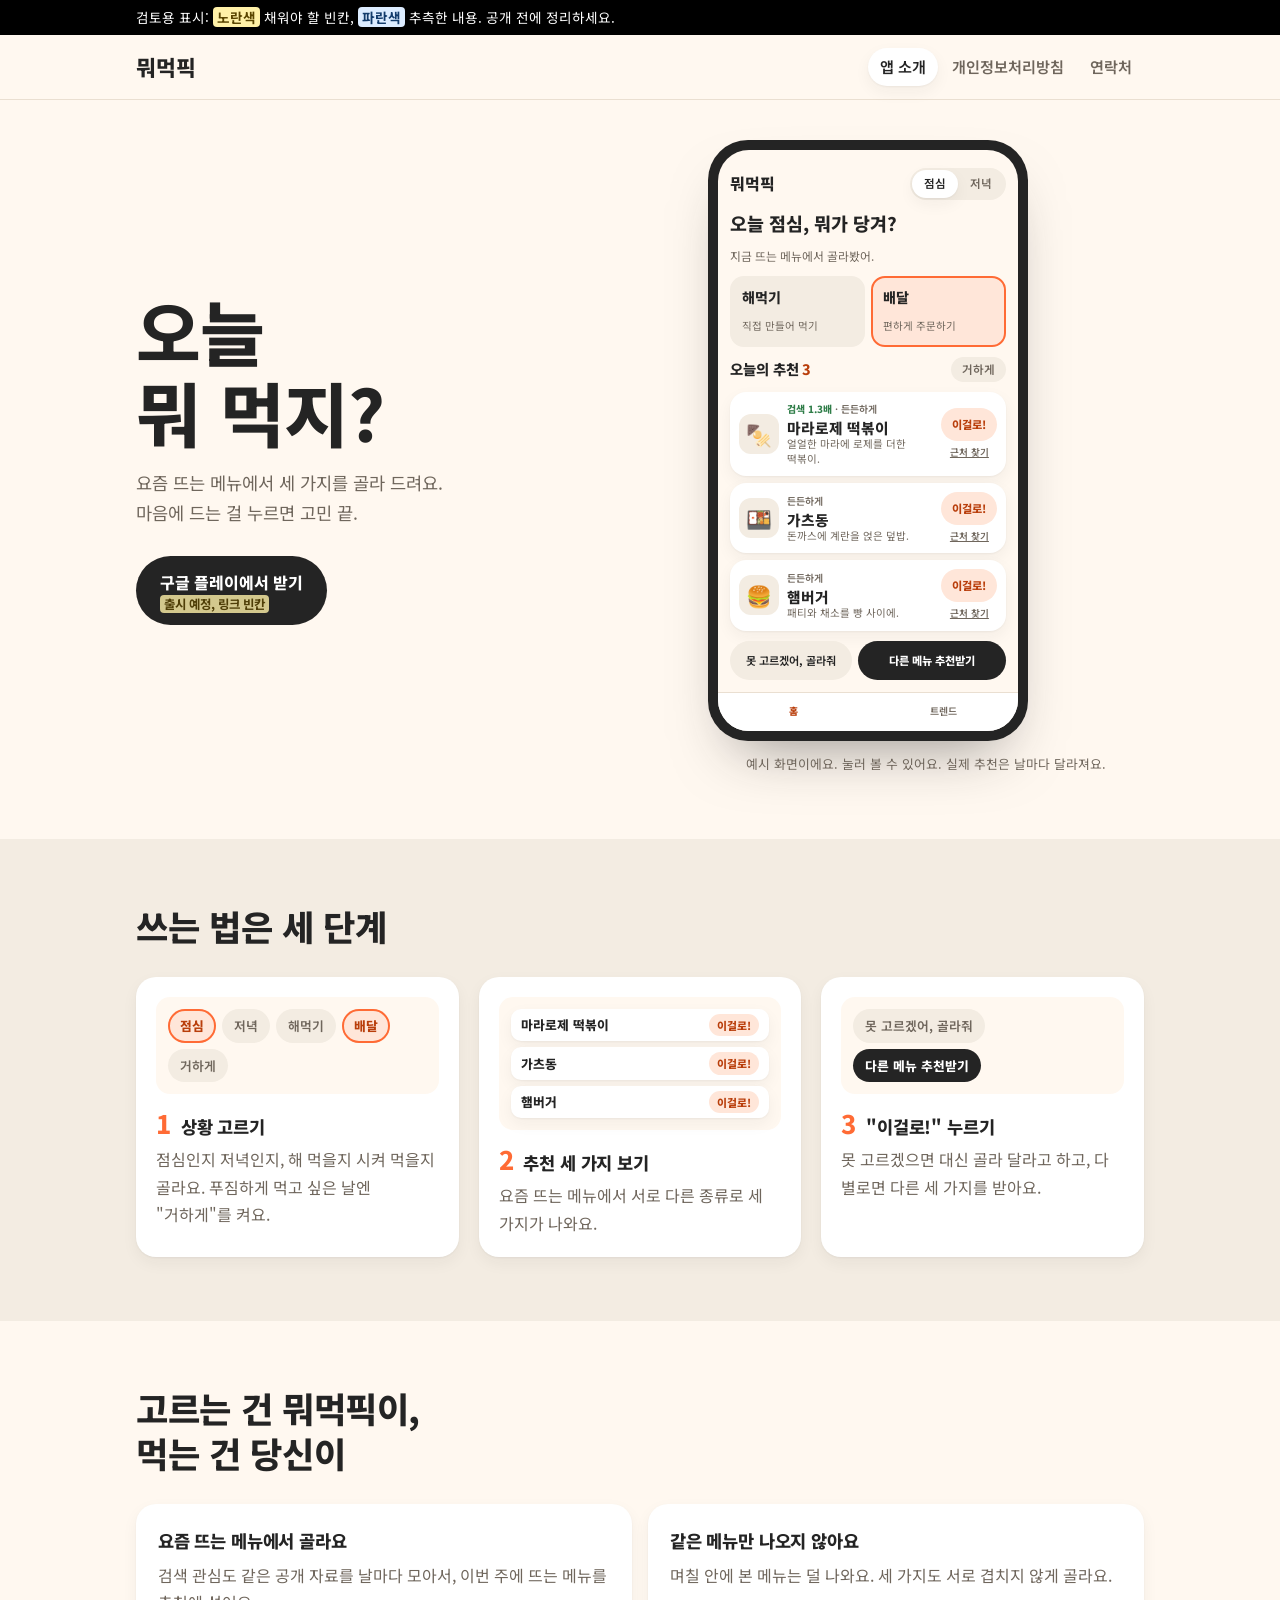
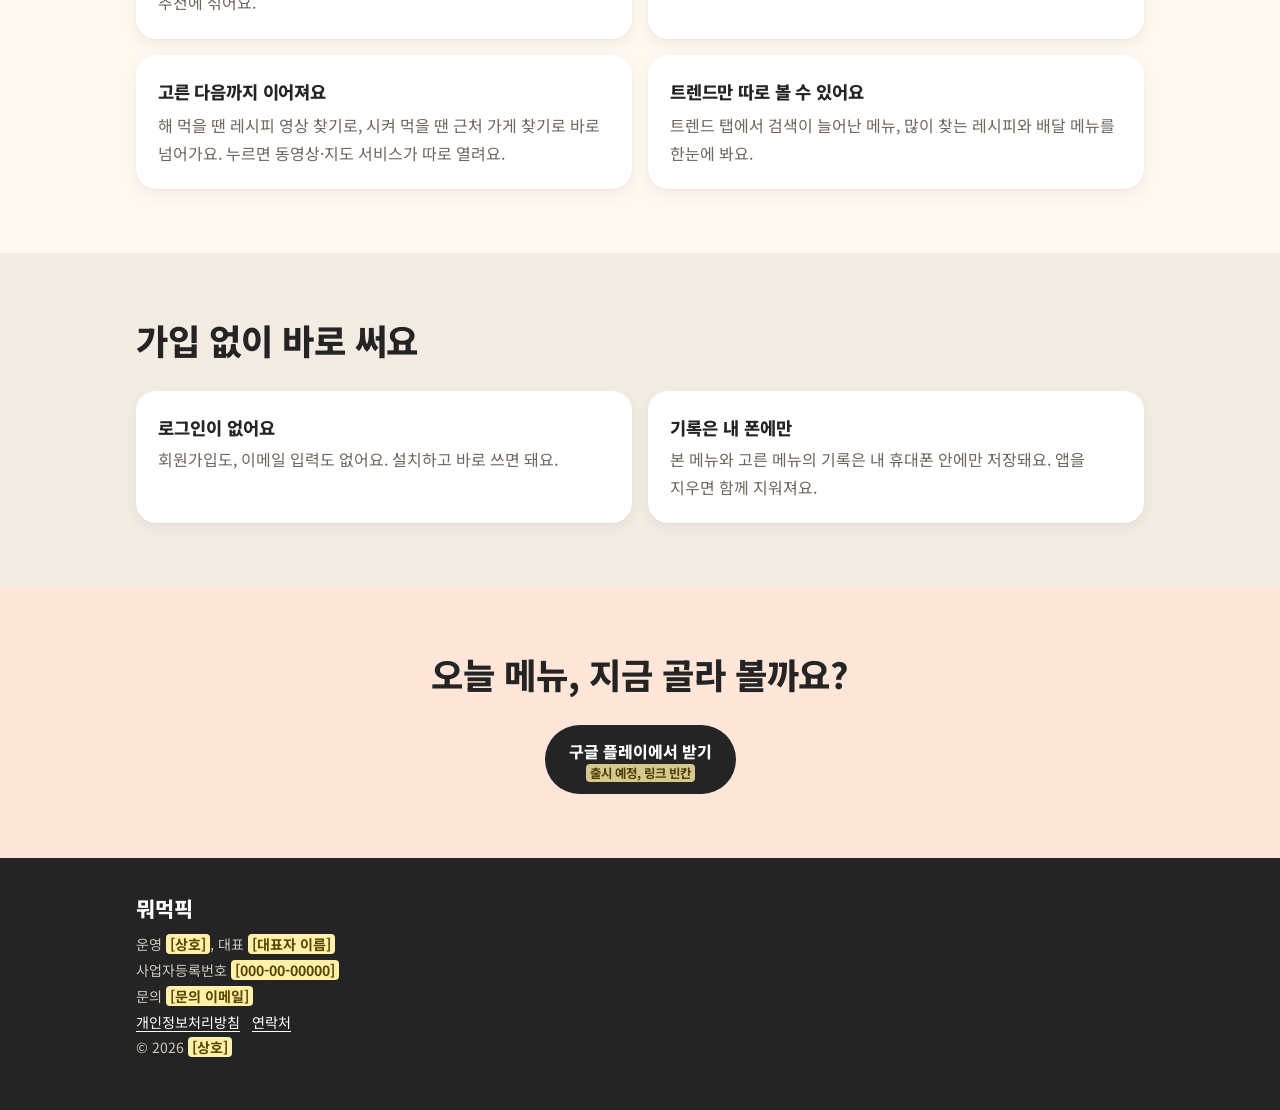
<file: index.html>
<!doctype html>
<html lang="ko">
<head>
  <meta charset="utf-8">
  <meta name="viewport" content="width=device-width, initial-scale=1">
  <title>뭐먹픽 - 오늘 뭐 먹지 고민 끝</title>
  <meta name="description" content="뭐먹픽은 요즘 뜨는 메뉴에서 오늘 먹을 메뉴 세 가지를 골라 주는 음식 추천 앱입니다.">
  <link rel="canonical" href="https://mumeokpick.kr/">
  <link rel="icon" href="favicon.svg" type="image/svg+xml">
  <link rel="preconnect" href="https://fonts.googleapis.com">
  <link rel="preconnect" href="https://fonts.gstatic.com" crossorigin>
  <link href="https://fonts.googleapis.com/css2?family=Noto+Sans+KR:wght@400;600;800&display=swap" rel="stylesheet">
  <link rel="stylesheet" href="style.css">
</head>
<body class="review">
  <div class="review-bar"><div class="wrap">검토용 표시: <span class="k-todo">노란색</span> 채워야 할 빈칸, <span class="k-guess">파란색</span> 추측한 내용. 공개 전에 정리하세요.</div></div>

  <header class="site-header">
    <div class="wrap">
      <a class="logo" href="index.html">뭐먹픽</a>
      <nav class="nav" aria-label="주요 메뉴">
        <a href="index.html" aria-current="page">앱 소개</a>
        <a href="privacy.html">개인정보처리방침</a>
        <a href="contact.html">연락처</a>
      </nav>
    </div>
  </header>

  <section class="hero">
    <div class="wrap">
      <div class="hero-copy">
        <h1>오늘<br>뭐 먹지?</h1>
        <p>요즘 뜨는 메뉴에서 세 가지를 골라 드려요. 마음에 드는 걸 누르면 고민 끝.</p>
        <a class="store" href="#" aria-disabled="true">
          <span>구글 플레이에서 받기<small><span class="todo">출시 예정, 링크 빈칸</span></small></span>
        </a>
      </div>

      <!-- 앱의 홈 화면을 그대로 줄여 놓은 것. 앱 화면(추천 3개)이 바뀌면 여기도 같이 고친다. -->
      <div>
        <div class="phone" aria-label="뭐먹픽 앱 홈 화면 미리보기">
          <div class="app">
            <div class="app-top">
              <span class="app-brand">뭐먹픽</span>
              <span class="app-sw" aria-hidden="true"><span class="on">점심</span><span>저녁</span></span>
            </div>
            <p class="app-ask">오늘 점심, 뭐가 당겨?</p>
            <p class="app-sub">지금 뜨는 메뉴에서 골라봤어.</p>
            <div class="app-modes" role="group" aria-label="어떻게 먹을지">
              <button type="button" class="app-mode" data-mode="home" aria-pressed="false"><strong>해먹기</strong><span>직접 만들어 먹기</span></button>
              <button type="button" class="app-mode" data-mode="delivery" aria-pressed="true"><strong>배달</strong><span>편하게 주문하기</span></button>
            </div>
            <div class="app-sec">
              <h3>오늘의 추천 <em>3</em></h3>
              <span class="app-toggle" aria-hidden="true">거하게</span>
            </div>
            <div class="app-picks" id="picks" aria-live="polite"></div>
            <div class="app-actions">
              <button type="button" class="app-btn" id="random">못 고르겠어, 골라줘</button>
              <button type="button" class="app-btn dark" id="again">다른 메뉴 추천받기</button>
            </div>
            <div class="app-tabs" aria-hidden="true"><span class="on">홈</span><span>트렌드</span></div>
          </div>
        </div>
        <p class="phone-note">예시 화면이에요. 눌러 볼 수 있어요. 실제 추천은 날마다 달라져요.</p>
      </div>
    </div>
  </section>

  <section class="section rice">
    <div class="wrap">
      <h2>쓰는 법은 세 단계</h2>
      <ol class="flow">
        <li>
          <div class="bit" aria-hidden="true">
            <span class="chip on">점심</span><span class="chip">저녁</span>
            <span class="chip">해먹기</span><span class="chip on">배달</span><span class="chip">거하게</span>
          </div>
          <h3>상황 고르기</h3>
          <p>점심인지 저녁인지, 해 먹을지 시켜 먹을지 골라요. 푸짐하게 먹고 싶은 날엔 "거하게"를 켜요.</p>
        </li>
        <li>
          <div class="bit" aria-hidden="true">
            <span class="row">마라로제 떡볶이 <small>이걸로!</small></span>
            <span class="row">가츠동 <small>이걸로!</small></span>
            <span class="row">햄버거 <small>이걸로!</small></span>
          </div>
          <h3>추천 세 가지 보기</h3>
          <p>요즘 뜨는 메뉴에서 서로 다른 종류로 세 가지가 나와요.</p>
        </li>
        <li>
          <div class="bit" aria-hidden="true">
            <span class="chip">못 고르겠어, 골라줘</span>
            <span class="chip dark">다른 메뉴 추천받기</span>
          </div>
          <h3>"이걸로!" 누르기</h3>
          <p>못 고르겠으면 대신 골라 달라고 하고, 다 별로면 다른 세 가지를 받아요.</p>
        </li>
      </ol>
    </div>
  </section>

  <section class="section">
    <div class="wrap">
      <h2>고르는 건 뭐먹픽이,<br>먹는 건 당신이</h2>
      <ul class="points">
        <li>
          <h3>요즘 뜨는 메뉴에서 골라요</h3>
          <p>검색 관심도 같은 공개 자료를 날마다 모아서, 이번 주에 뜨는 메뉴를 추천에 섞어요.</p>
        </li>
        <li>
          <h3>같은 메뉴만 나오지 않아요</h3>
          <p>며칠 안에 본 메뉴는 덜 나와요. 세 가지도 서로 겹치지 않게 골라요.</p>
        </li>
        <li>
          <h3>고른 다음까지 이어져요</h3>
          <p>해 먹을 땐 레시피 영상 찾기로, 시켜 먹을 땐 근처 가게 찾기로 바로 넘어가요. 누르면 동영상·지도 서비스가 따로 열려요.</p>
        </li>
        <li>
          <h3>트렌드만 따로 볼 수 있어요</h3>
          <p>트렌드 탭에서 검색이 늘어난 메뉴, 많이 찾는 레시피와 배달 메뉴를 한눈에 봐요.</p>
        </li>
      </ul>
    </div>
  </section>

  <section class="section rice">
    <div class="wrap">
      <h2>가입 없이 바로 써요</h2>
      <div class="safe">
        <div><strong>로그인이 없어요</strong><p>회원가입도, 이메일 입력도 없어요. 설치하고 바로 쓰면 돼요.</p></div>
        <div><strong>기록은 내 폰에만</strong><p>본 메뉴와 고른 메뉴의 기록은 내 휴대폰 안에만 저장돼요. 앱을 지우면 함께 지워져요.</p></div>
      </div>
    </div>
  </section>

  <section class="final">
    <div class="wrap">
      <h2>오늘 메뉴, 지금 골라 볼까요?</h2>
      <a class="store" href="#" aria-disabled="true">
        <span>구글 플레이에서 받기<small><span class="todo">출시 예정, 링크 빈칸</span></small></span>
      </a>
    </div>
  </section>

  <footer class="site-footer">
    <div class="wrap">
      <span class="logo">뭐먹픽</span>
      <p>운영 <span class="todo">[상호]</span>, 대표 <span class="todo">[대표자 이름]</span></p>
      <p>사업자등록번호 <span class="todo">[000-00-00000]</span></p>
      <p>문의 <span class="todo">[문의 이메일]</span></p>
      <p><a href="privacy.html">개인정보처리방침</a> &nbsp; <a href="contact.html">연락처</a></p>
      <p>© 2026 <span class="todo">[상호]</span></p>
    </div>
  </footer>

  <script>
    // 휴대폰 속 예시 화면. 실제 앱처럼 세 가지를 한 번에 보여 주고, 해먹기/배달·다른 메뉴·골라줘·이걸로!만 흉내 낸다.
    // 예시에는 일반 메뉴 이름만 쓴다(가게·사람 이름은 넣지 않는다).
    (function () {
      // [그림, 이유(없으면 ''), 식사 종류, 이름, 설명]
      var SETS = {
        delivery: [
          [["🍢", "검색 1.3배", "든든하게", "마라로제 떡볶이", "얼얼한 마라에 로제를 더한 떡볶이."],
           ["🍱", "", "든든하게", "가츠동", "돈까스에 계란을 얹은 덮밥."],
           ["🍔", "", "든든하게", "햄버거", "패티와 채소를 빵 사이에."]],
          [["🍜", "", "가볍게", "쌀국수", "뜨끈한 국물에 쌀면."],
           ["🥩", "", "든든하게", "제육볶음", "매콤달콤하게 볶아 밥에 얹어 먹는 제육."],
           ["🍚", "", "든든하게", "김치볶음밥", "김치를 볶아 밥과 함께."]]
        ],
        home: [
          [["🍲", "", "든든하게", "김치찌개", "푹 익은 김치에 돼지고기."],
           ["🍝", "", "가볍게", "알리오올리오", "마늘과 올리브유로 만드는 파스타."],
           ["🍳", "", "가볍게", "계란볶음밥", "밥과 계란만 있으면 되는 볶음밥."]],
          [["🍲", "", "가볍게", "소고기뭇국", "무와 소고기로 끓인 맑은 국."],
           ["🍜", "", "가볍게", "비빔국수", "새콤달콤한 양념에 비빈 국수."],
           ["🥩", "", "든든하게", "제육볶음", "매콤달콤하게 볶아 밥에 얹어 먹는 제육."]]
        ]
      };
      var mode = "delivery", turn = 0;
      var picks = document.getElementById("picks");
      function el(tag, cls, text) { var e = document.createElement(tag); if (cls) e.className = cls; if (text) e.textContent = text; return e; }
      function show() {
        var set = SETS[mode][turn % 2];
        picks.replaceChildren.apply(picks, set.map(function (m) {
          var card = el("div", "app-card"), body = el("div"), why = el("div", "app-why"), side = el("div", "app-side");
          if (m[1]) { why.append(el("b", "up", m[1]), " · "); }
          why.append(m[2]);
          body.append(why, el("div", "app-name", m[3]), el("div", "app-desc", m[4]));
          var pill = el("button", "app-pill", "이걸로!");
          pill.type = "button";
          pill.setAttribute("aria-label", "오늘은 " + m[3] + "(으)로 정하기");
          pill.onclick = function () { decide(m[3], "좋아, 오늘 점심은 이거!"); };
          side.append(pill, el("span", "app-link", mode === "home" ? "레시피 보기" : "근처 찾기"));
          card.append(el("div", "app-thumb", m[0]), body, side);
          return card;
        }));
      }
      function decide(name, say) {
        var p = el("p", "app-picked", name);
        p.append(el("small", "", say));
        picks.replaceChildren(p);
      }
      document.querySelectorAll(".app-mode").forEach(function (b) {
        b.onclick = function () {
          mode = b.dataset.mode;
          document.querySelectorAll(".app-mode").forEach(function (x) { x.setAttribute("aria-pressed", x === b); });
          show();
        };
      });
      document.getElementById("again").onclick = function () { turn += 1; show(); };
      document.getElementById("random").onclick = function () {
        var set = SETS[mode][turn % 2];
        decide(set[Math.floor(Math.random() * 3)][3], "못 고르겠다길래 내가 골랐어.");
      };
      show();
    })();
  </script>
</body>
</html>
</file>
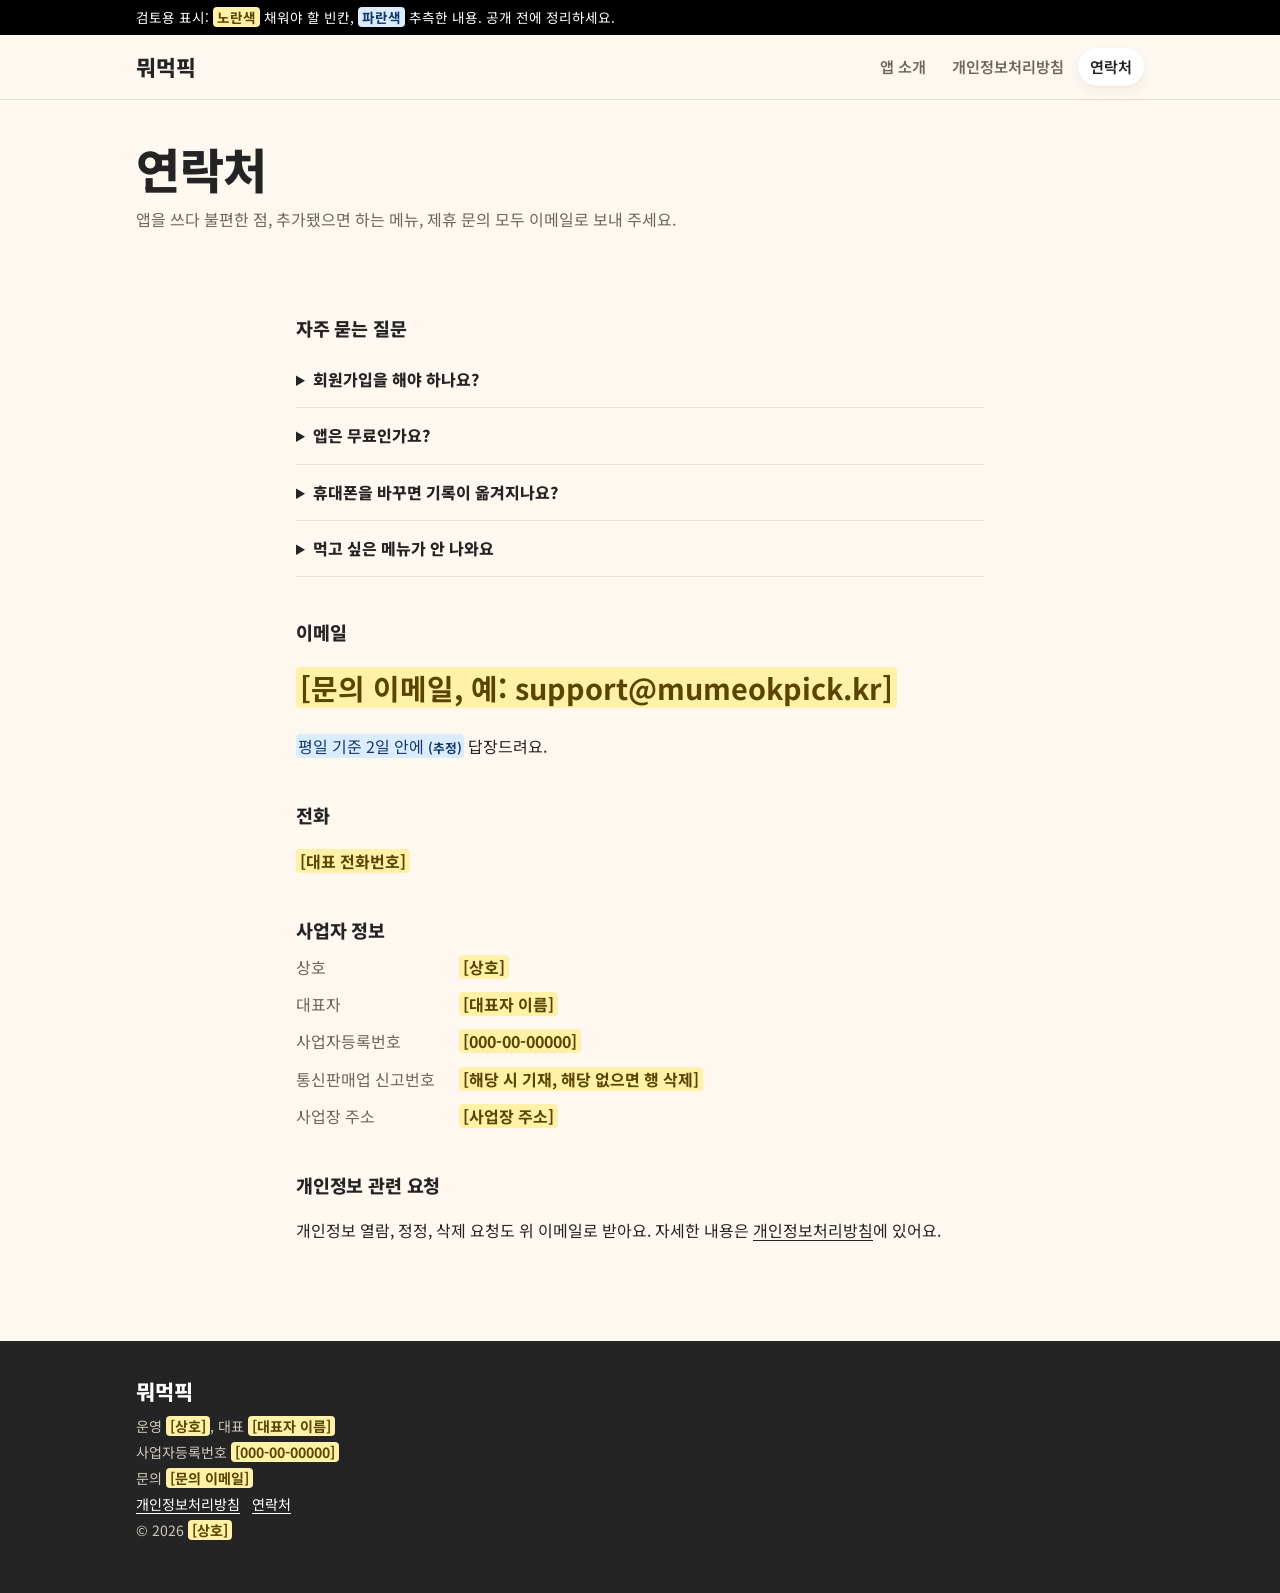
<file: contact.html>
<!doctype html>
<html lang="ko">
<head>
  <meta charset="utf-8">
  <meta name="viewport" content="width=device-width, initial-scale=1">
  <title>연락처 - 뭐먹픽</title>
  <meta name="description" content="뭐먹픽 운영자 정보와 문의 방법입니다.">
  <link rel="canonical" href="https://mumeokpick.kr/contact.html">
  <link rel="icon" href="favicon.svg" type="image/svg+xml">
  <link rel="preconnect" href="https://fonts.googleapis.com">
  <link rel="preconnect" href="https://fonts.gstatic.com" crossorigin>
  <link href="https://fonts.googleapis.com/css2?family=Noto+Sans+KR:wght@400;600;800&display=swap" rel="stylesheet">
  <link rel="stylesheet" href="style.css">
</head>
<body class="review">
  <div class="review-bar"><div class="wrap">검토용 표시: <span class="k-todo">노란색</span> 채워야 할 빈칸, <span class="k-guess">파란색</span> 추측한 내용. 공개 전에 정리하세요.</div></div>

  <header class="site-header">
    <div class="wrap">
      <a class="logo" href="index.html">뭐먹픽</a>
      <nav class="nav" aria-label="주요 메뉴">
        <a href="index.html">앱 소개</a>
        <a href="privacy.html">개인정보처리방침</a>
        <a href="contact.html" aria-current="page">연락처</a>
      </nav>
    </div>
  </header>

  <section class="page-head">
    <div class="wrap">
      <h1>연락처</h1>
      <p>앱을 쓰다 불편한 점, 추가됐으면 하는 메뉴, 제휴 문의 모두 이메일로 보내 주세요.</p>
    </div>
  </section>

  <main class="doc-main">
    <div class="wrap doc">
      <h2>자주 묻는 질문</h2>
      <div class="faq">
        <details><summary>회원가입을 해야 하나요?</summary><p>아니요. 뭐먹픽은 로그인 없이 바로 쓸 수 있어요.</p></details>
        <details><summary>앱은 무료인가요?</summary><p><span class="guess">네, 무료예요. 앱 안에 광고가 나올 수 있어요.</span></p></details>
        <details><summary>휴대폰을 바꾸면 기록이 옮겨지나요?</summary><p>기록은 휴대폰 안에만 저장돼서 새 휴대폰으로 옮겨지지 않아요.</p></details>
        <details><summary>먹고 싶은 메뉴가 안 나와요</summary><p>아래 이메일로 메뉴 이름을 보내 주세요. 검토해서 추가할게요.</p></details>
      </div>

      <h2>이메일</h2>
      <p class="mail"><span class="todo">[문의 이메일, 예: support@mumeokpick.kr]</span></p>
      <p><span class="guess">평일 기준 2일 안에</span> 답장드려요.</p>

      <h2>전화</h2>
      <p><span class="todo">[대표 전화번호]</span></p>

      <h2>사업자 정보</h2>
      <dl class="info">
        <dt>상호</dt><dd><span class="todo">[상호]</span></dd>
        <dt>대표자</dt><dd><span class="todo">[대표자 이름]</span></dd>
        <dt>사업자등록번호</dt><dd><span class="todo">[000-00-00000]</span></dd>
        <dt>통신판매업 신고번호</dt><dd><span class="todo">[해당 시 기재, 해당 없으면 행 삭제]</span></dd>
        <dt>사업장 주소</dt><dd><span class="todo">[사업장 주소]</span></dd>
      </dl>

      <h2>개인정보 관련 요청</h2>
      <p>개인정보 열람, 정정, 삭제 요청도 위 이메일로 받아요. 자세한 내용은 <a href="privacy.html">개인정보처리방침</a>에 있어요.</p>
    </div>
  </main>

  <footer class="site-footer">
    <div class="wrap">
      <span class="logo">뭐먹픽</span>
      <p>운영 <span class="todo">[상호]</span>, 대표 <span class="todo">[대표자 이름]</span></p>
      <p>사업자등록번호 <span class="todo">[000-00-00000]</span></p>
      <p>문의 <span class="todo">[문의 이메일]</span></p>
      <p><a href="privacy.html">개인정보처리방침</a> &nbsp; <a href="contact.html">연락처</a></p>
      <p>© 2026 <span class="todo">[상호]</span></p>
    </div>
  </footer>
</body>
</html>
</file>
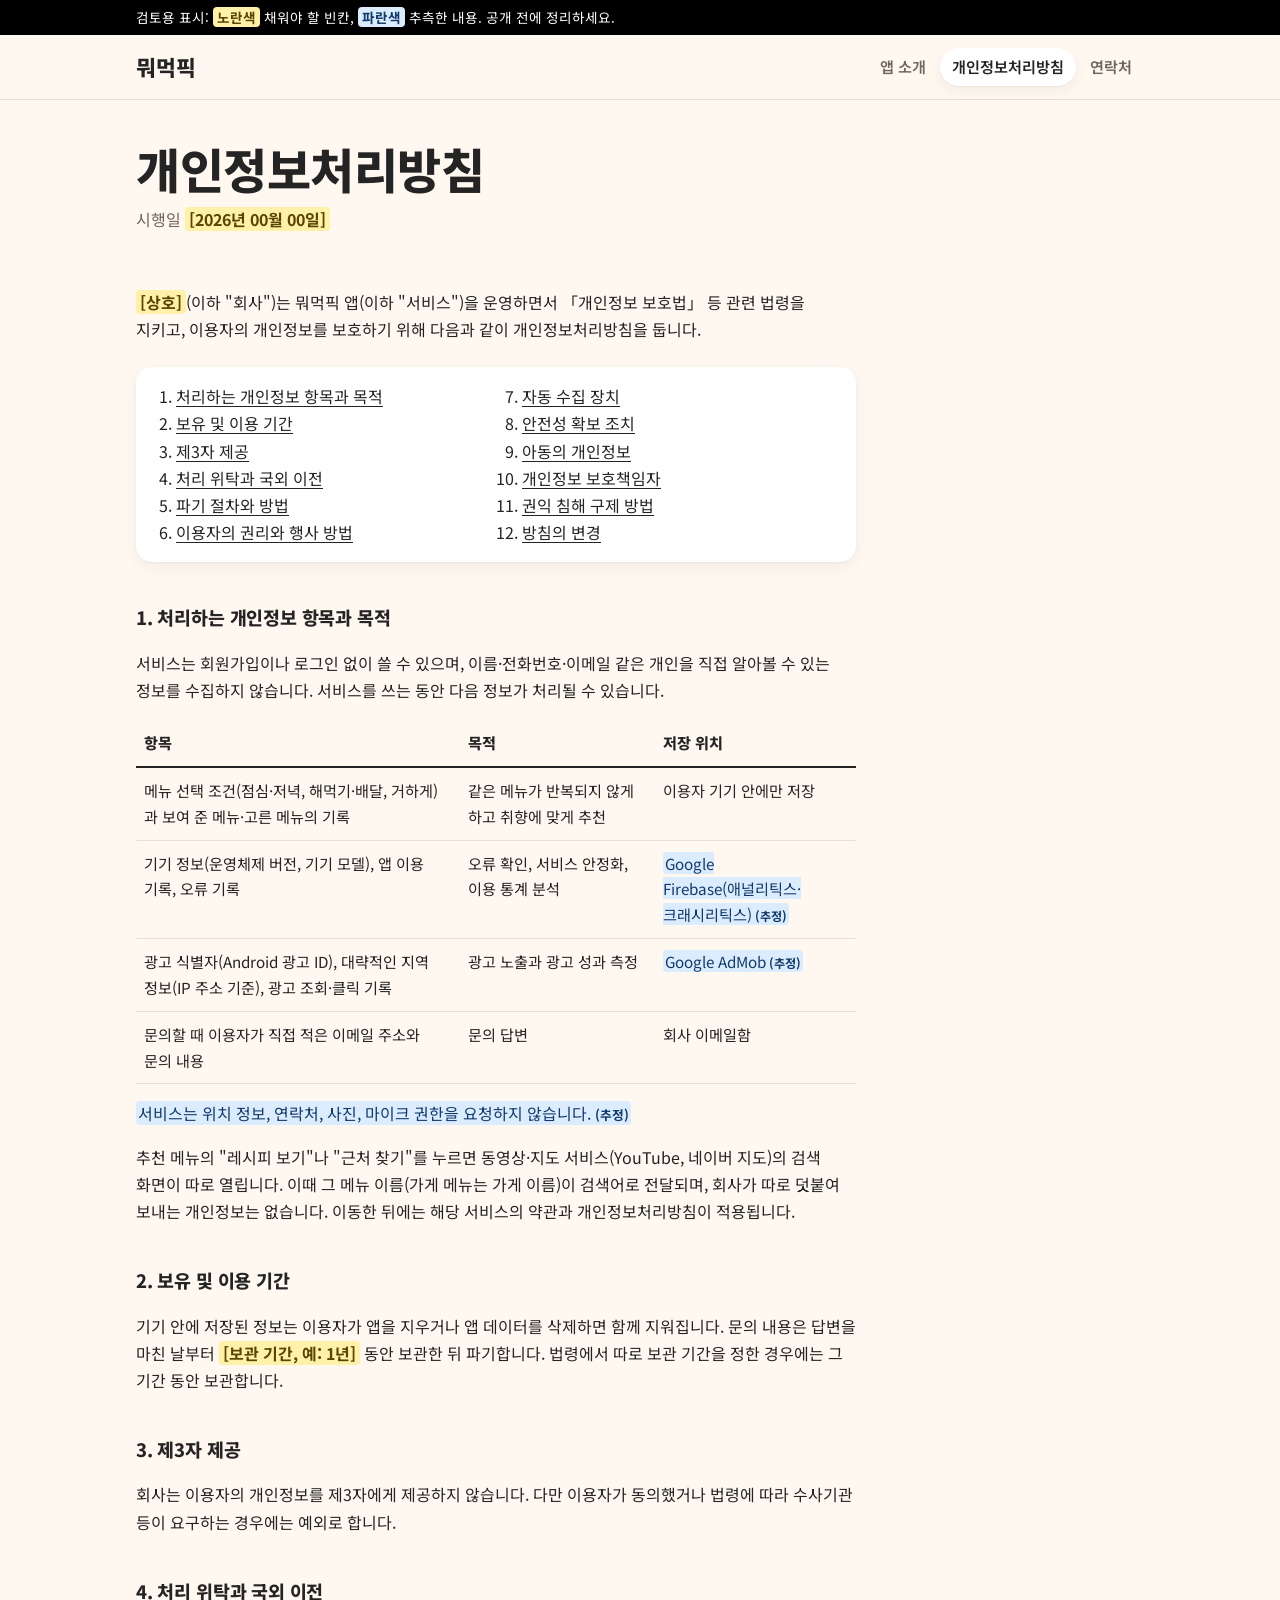
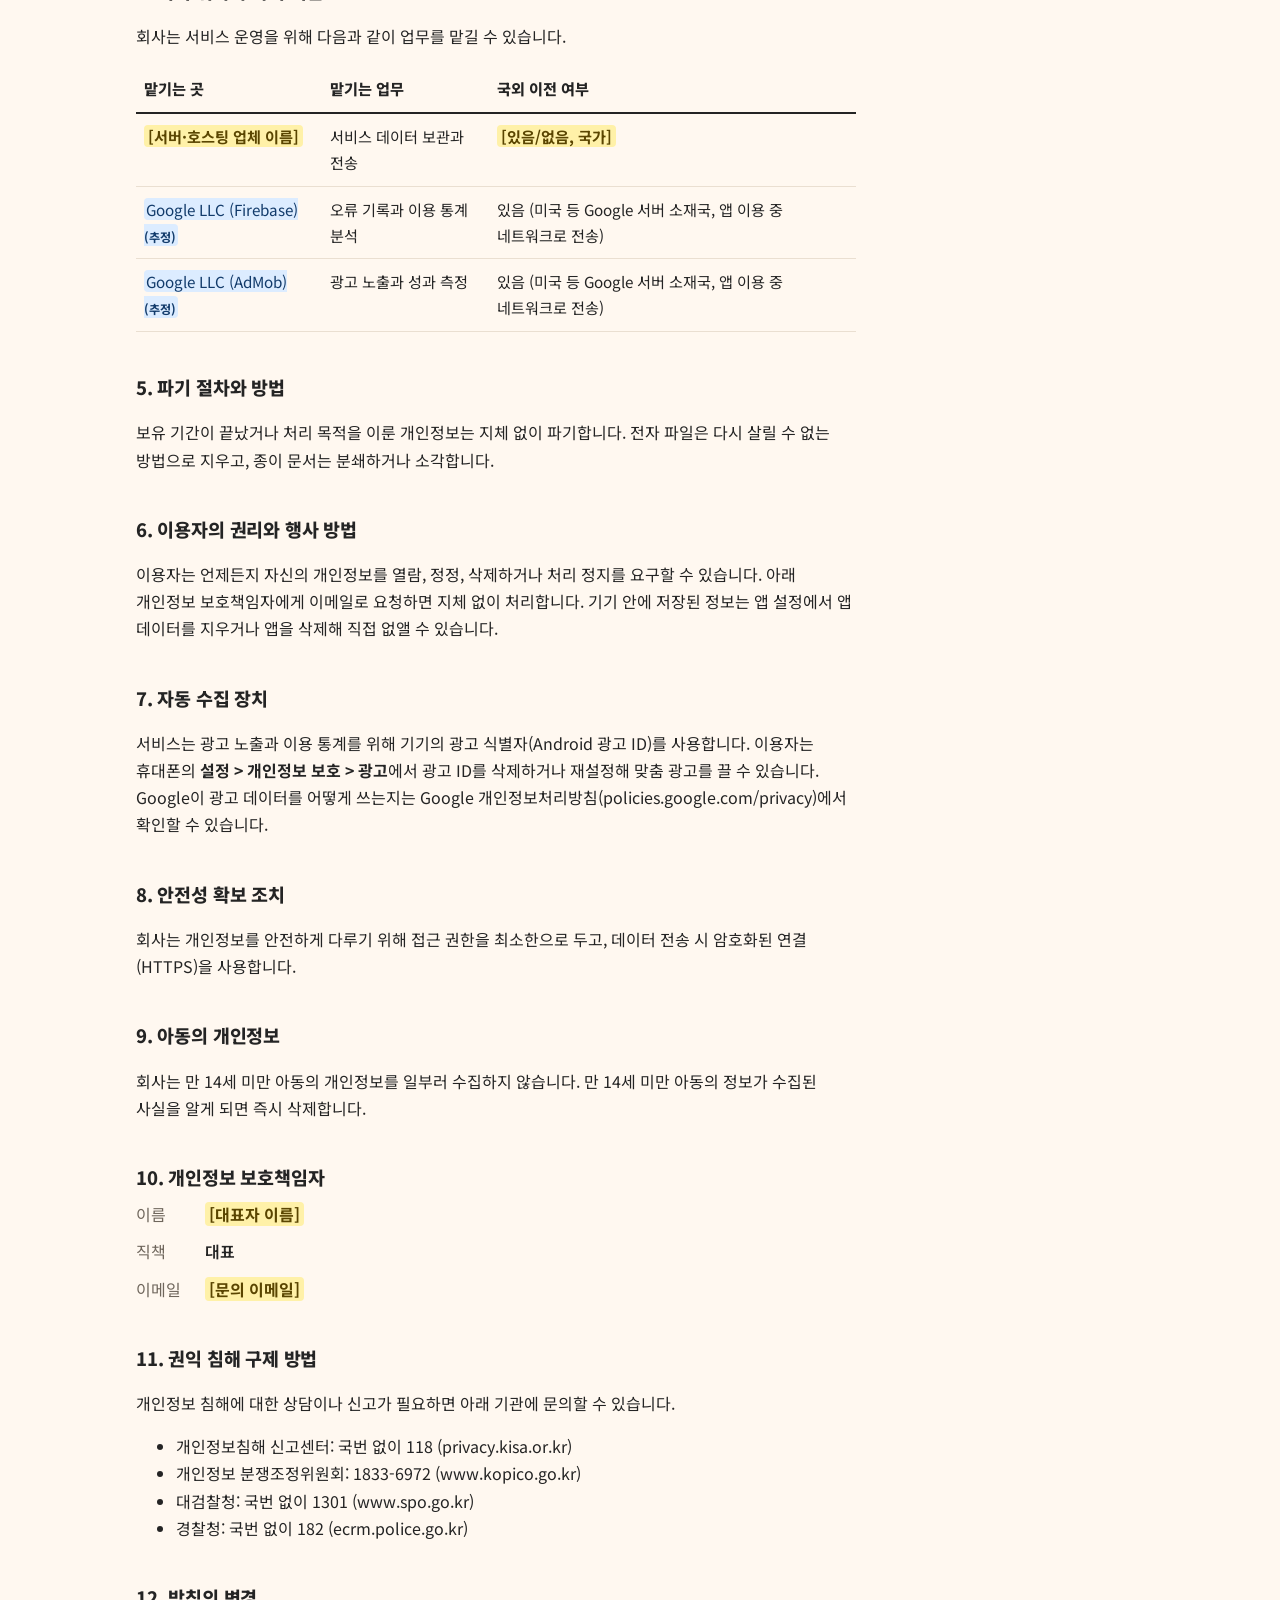
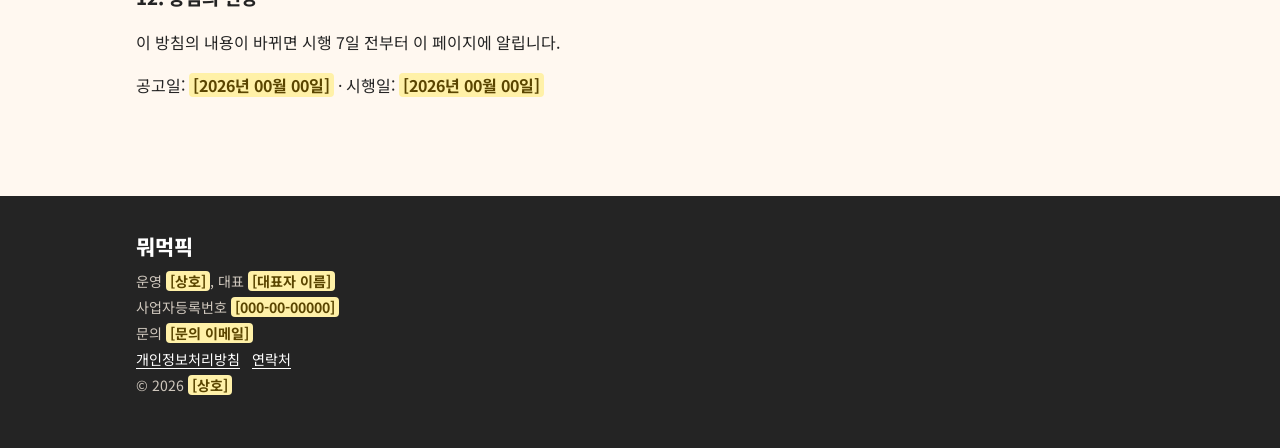
<file: privacy.html>
<!doctype html>
<html lang="ko">
<head>
  <meta charset="utf-8">
  <meta name="viewport" content="width=device-width, initial-scale=1">
  <title>개인정보처리방침 - 뭐먹픽</title>
  <meta name="description" content="뭐먹픽 앱의 개인정보처리방침입니다.">
  <link rel="canonical" href="https://mumeokpick.kr/privacy.html">
  <link rel="icon" href="favicon.svg" type="image/svg+xml">
  <link rel="preconnect" href="https://fonts.googleapis.com">
  <link rel="preconnect" href="https://fonts.gstatic.com" crossorigin>
  <link href="https://fonts.googleapis.com/css2?family=Noto+Sans+KR:wght@400;600;800&display=swap" rel="stylesheet">
  <link rel="stylesheet" href="style.css">
</head>
<body class="review">
  <div class="review-bar"><div class="wrap">검토용 표시: <span class="k-todo">노란색</span> 채워야 할 빈칸, <span class="k-guess">파란색</span> 추측한 내용. 공개 전에 정리하세요.</div></div>

  <header class="site-header">
    <div class="wrap">
      <a class="logo" href="index.html">뭐먹픽</a>
      <nav class="nav" aria-label="주요 메뉴">
        <a href="index.html">앱 소개</a>
        <a href="privacy.html" aria-current="page">개인정보처리방침</a>
        <a href="contact.html">연락처</a>
      </nav>
    </div>
  </header>

  <section class="page-head">
    <div class="wrap">
      <h1>개인정보처리방침</h1>
      <p>시행일 <span class="todo">[2026년 00월 00일]</span></p>
    </div>
  </section>

  <main class="doc-main">
    <div class="wrap">

      <article class="doc">
        <p><span class="todo">[상호]</span>(이하 "회사")는 뭐먹픽 앱(이하 "서비스")을 운영하면서 「개인정보 보호법」 등 관련 법령을 지키고, 이용자의 개인정보를 보호하기 위해 다음과 같이 개인정보처리방침을 둡니다.</p>

        <nav class="toc" aria-label="목차">
          <ol>
            <li><a href="#p1">처리하는 개인정보 항목과 목적</a></li>
            <li><a href="#p2">보유 및 이용 기간</a></li>
            <li><a href="#p3">제3자 제공</a></li>
            <li><a href="#p4">처리 위탁과 국외 이전</a></li>
            <li><a href="#p5">파기 절차와 방법</a></li>
            <li><a href="#p6">이용자의 권리와 행사 방법</a></li>
            <li><a href="#p7">자동 수집 장치</a></li>
            <li><a href="#p8">안전성 확보 조치</a></li>
            <li><a href="#p9">아동의 개인정보</a></li>
            <li><a href="#p10">개인정보 보호책임자</a></li>
            <li><a href="#p11">권익 침해 구제 방법</a></li>
            <li><a href="#p12">방침의 변경</a></li>
          </ol>
        </nav>

        <h2 id="p1">1. 처리하는 개인정보 항목과 목적</h2>
        <p>서비스는 회원가입이나 로그인 없이 쓸 수 있으며, 이름·전화번호·이메일 같은 개인을 직접 알아볼 수 있는 정보를 수집하지 않습니다. 서비스를 쓰는 동안 다음 정보가 처리될 수 있습니다.</p>
        <div class="table-wrap">
          <table>
            <thead><tr><th>항목</th><th>목적</th><th>저장 위치</th></tr></thead>
            <tbody>
              <tr>
                <td>메뉴 선택 조건(점심·저녁, 해먹기·배달, 거하게)과 보여 준 메뉴·고른 메뉴의 기록</td>
                <td>같은 메뉴가 반복되지 않게 하고 취향에 맞게 추천</td>
                <td>이용자 기기 안에만 저장</td>
              </tr>
              <tr>
                <td>기기 정보(운영체제 버전, 기기 모델), 앱 이용 기록, 오류 기록</td>
                <td>오류 확인, 서비스 안정화, 이용 통계 분석</td>
                <td><span class="guess">Google Firebase(애널리틱스·크래시리틱스)</span></td>
              </tr>
              <tr>
                <td>광고 식별자(Android 광고 ID), 대략적인 지역 정보(IP 주소 기준), 광고 조회·클릭 기록</td>
                <td>광고 노출과 광고 성과 측정</td>
                <td><span class="guess">Google AdMob</span></td>
              </tr>
              <tr>
                <td>문의할 때 이용자가 직접 적은 이메일 주소와 문의 내용</td>
                <td>문의 답변</td>
                <td>회사 이메일함</td>
              </tr>
            </tbody>
          </table>
        </div>
        <p><span class="guess">서비스는 위치 정보, 연락처, 사진, 마이크 권한을 요청하지 않습니다.</span></p>
        <p>추천 메뉴의 "레시피 보기"나 "근처 찾기"를 누르면 동영상·지도 서비스(YouTube, 네이버 지도)의 검색 화면이 따로 열립니다. 이때 그 메뉴 이름(가게 메뉴는 가게 이름)이 검색어로 전달되며, 회사가 따로 덧붙여 보내는 개인정보는 없습니다. 이동한 뒤에는 해당 서비스의 약관과 개인정보처리방침이 적용됩니다.</p>

        <h2 id="p2">2. 보유 및 이용 기간</h2>
        <p>기기 안에 저장된 정보는 이용자가 앱을 지우거나 앱 데이터를 삭제하면 함께 지워집니다. 문의 내용은 답변을 마친 날부터 <span class="todo">[보관 기간, 예: 1년]</span> 동안 보관한 뒤 파기합니다. 법령에서 따로 보관 기간을 정한 경우에는 그 기간 동안 보관합니다.</p>

        <h2 id="p3">3. 제3자 제공</h2>
        <p>회사는 이용자의 개인정보를 제3자에게 제공하지 않습니다. 다만 이용자가 동의했거나 법령에 따라 수사기관 등이 요구하는 경우에는 예외로 합니다.</p>

        <h2 id="p4">4. 처리 위탁과 국외 이전</h2>
        <p>회사는 서비스 운영을 위해 다음과 같이 업무를 맡길 수 있습니다.</p>
        <div class="table-wrap">
          <table>
            <thead><tr><th>맡기는 곳</th><th>맡기는 업무</th><th>국외 이전 여부</th></tr></thead>
            <tbody>
              <tr>
                <td><span class="todo">[서버·호스팅 업체 이름]</span></td>
                <td>서비스 데이터 보관과 전송</td>
                <td><span class="todo">[있음/없음, 국가]</span></td>
              </tr>
              <tr>
                <td><span class="guess">Google LLC (Firebase)</span></td>
                <td>오류 기록과 이용 통계 분석</td>
                <td>있음 (미국 등 Google 서버 소재국, 앱 이용 중 네트워크로 전송)</td>
              </tr>
              <tr>
                <td><span class="guess">Google LLC (AdMob)</span></td>
                <td>광고 노출과 성과 측정</td>
                <td>있음 (미국 등 Google 서버 소재국, 앱 이용 중 네트워크로 전송)</td>
              </tr>
            </tbody>
          </table>
        </div>

        <h2 id="p5">5. 파기 절차와 방법</h2>
        <p>보유 기간이 끝났거나 처리 목적을 이룬 개인정보는 지체 없이 파기합니다. 전자 파일은 다시 살릴 수 없는 방법으로 지우고, 종이 문서는 분쇄하거나 소각합니다.</p>

        <h2 id="p6">6. 이용자의 권리와 행사 방법</h2>
        <p>이용자는 언제든지 자신의 개인정보를 열람, 정정, 삭제하거나 처리 정지를 요구할 수 있습니다. 아래 개인정보 보호책임자에게 이메일로 요청하면 지체 없이 처리합니다. 기기 안에 저장된 정보는 앱 설정에서 앱 데이터를 지우거나 앱을 삭제해 직접 없앨 수 있습니다.</p>

        <h2 id="p7">7. 자동 수집 장치</h2>
        <p>서비스는 광고 노출과 이용 통계를 위해 기기의 광고 식별자(Android 광고 ID)를 사용합니다. 이용자는 휴대폰의 <strong>설정 &gt; 개인정보 보호 &gt; 광고</strong>에서 광고 ID를 삭제하거나 재설정해 맞춤 광고를 끌 수 있습니다. Google이 광고 데이터를 어떻게 쓰는지는 Google 개인정보처리방침(policies.google.com/privacy)에서 확인할 수 있습니다.</p>

        <h2 id="p8">8. 안전성 확보 조치</h2>
        <p>회사는 개인정보를 안전하게 다루기 위해 접근 권한을 최소한으로 두고, 데이터 전송 시 암호화된 연결(HTTPS)을 사용합니다.</p>

        <h2 id="p9">9. 아동의 개인정보</h2>
        <p>회사는 만 14세 미만 아동의 개인정보를 일부러 수집하지 않습니다. 만 14세 미만 아동의 정보가 수집된 사실을 알게 되면 즉시 삭제합니다.</p>

        <h2 id="p10">10. 개인정보 보호책임자</h2>
        <dl class="info">
          <dt>이름</dt><dd><span class="todo">[대표자 이름]</span></dd>
          <dt>직책</dt><dd>대표</dd>
          <dt>이메일</dt><dd><span class="todo">[문의 이메일]</span></dd>
        </dl>

        <h2 id="p11">11. 권익 침해 구제 방법</h2>
        <p>개인정보 침해에 대한 상담이나 신고가 필요하면 아래 기관에 문의할 수 있습니다.</p>
        <ul>
          <li>개인정보침해 신고센터: 국번 없이 118 (privacy.kisa.or.kr)</li>
          <li>개인정보 분쟁조정위원회: 1833-6972 (www.kopico.go.kr)</li>
          <li>대검찰청: 국번 없이 1301 (www.spo.go.kr)</li>
          <li>경찰청: 국번 없이 182 (ecrm.police.go.kr)</li>
        </ul>

        <h2 id="p12">12. 방침의 변경</h2>
        <p>이 방침의 내용이 바뀌면 시행 7일 전부터 이 페이지에 알립니다.</p>
        <p>공고일: <span class="todo">[2026년 00월 00일]</span> · 시행일: <span class="todo">[2026년 00월 00일]</span></p>
      </article>
    </div>
  </main>

  <footer class="site-footer">
    <div class="wrap">
      <span class="logo">뭐먹픽</span>
      <p>운영 <span class="todo">[상호]</span>, 대표 <span class="todo">[대표자 이름]</span></p>
      <p>사업자등록번호 <span class="todo">[000-00-00000]</span></p>
      <p>문의 <span class="todo">[문의 이메일]</span></p>
      <p><a href="privacy.html">개인정보처리방침</a> &nbsp; <a href="contact.html">연락처</a></p>
      <p>© 2026 <span class="todo">[상호]</span></p>
    </div>
  </footer>
</body>
</html>
</file>
<file: style.css>
/* 뭐먹픽 소개 사이트 공통 스타일
   방향: 실제 앱 화면과 같은 색과 모양을 쓴다(크림 바탕, 흰 카드, 옅은 그림자, 오렌지 강조).
   오렌지는 "이걸로!"와 고른 상태에만, 검정은 가장 큰 동작 하나에만, 초록은 "검색이 늘었다" 표시에만 쓴다. */
:root {
  --bg: #fff8f0;          /* 앱 바탕 크림 */
  --card: #ffffff;
  --soft: #f3ece2;        /* 눌리지 않은 버튼·사진 자리 */
  --line: #eadfd1;
  --ink: #242424;
  --ink-soft: #6f665c;
  --accent: #ff6b35;      /* 앱 오렌지 */
  --accent-ink: #b93e0b;
  --accent-soft: #ffe6d9;
  --fresh: #2f7d48;
  --todo-bg: #fff1a8;
  --todo-ink: #5a4500;
  --guess-bg: #dcecff;
  --guess-ink: #123b6b;
  --max: 1040px;
  --shadow: 0 1px 2px rgba(36, 36, 36, .05), 0 6px 16px rgba(36, 36, 36, .05);
  --font: "Pretendard", "Noto Sans KR", "Apple SD Gothic Neo", "Malgun Gothic", system-ui, sans-serif;
}

* { box-sizing: border-box; }
html { -webkit-text-size-adjust: 100%; }

body {
  margin: 0;
  background: var(--bg);
  color: var(--ink);
  font-family: var(--font);
  font-size: 1rem;
  line-height: 1.7;
  word-break: keep-all;
  overflow-wrap: anywhere;
}

a { color: var(--ink); text-underline-offset: 3px; }
a:focus-visible, button:focus-visible {
  outline: 3px solid var(--accent-ink); outline-offset: 3px; border-radius: 6px;
}
h1, h2, h3 { font-weight: 800; letter-spacing: -0.01em; }

.wrap { max-width: var(--max); margin: 0 auto; padding: 0 16px; }

/* 상단 */
.site-header { border-bottom: 1px solid var(--line); }
.site-header .wrap {
  display: flex; align-items: center; justify-content: space-between;
  gap: 12px; min-height: 64px; flex-wrap: wrap;
}
.logo { font-weight: 800; font-size: 1.35rem; line-height: 1; color: var(--ink); text-decoration: none; }
.nav { display: flex; gap: 2px; flex-wrap: wrap; }
.nav a { text-decoration: none; padding: 6px 12px; border-radius: 999px; font-size: .95rem; font-weight: 600; color: var(--ink-soft); }
.nav a:hover { background: var(--soft); }
.nav a[aria-current="page"] { background: var(--card); color: var(--ink); box-shadow: var(--shadow); }

/* 홈 첫 화면 */
.hero { padding: 40px 0 64px; }
.hero .wrap { display: grid; grid-template-columns: 1.1fr .9fr; gap: 40px; align-items: center; }
.hero h1 { font-size: clamp(2.6rem, 8vw, 4.4rem); line-height: 1.15; margin: 0 0 16px; }
.hero-copy p { font-size: 1.1rem; max-width: 32ch; margin: 0 0 28px; color: var(--ink-soft); }
.store {
  display: inline-flex; align-items: center; gap: 10px;
  background: var(--ink); color: #fff; text-decoration: none;
  padding: 13px 24px; border-radius: 999px; font-weight: 800;
}
.store small { display: block; font-weight: 400; font-size: .78rem; opacity: .8; line-height: 1.3; }

/* 휴대폰 안의 앱 화면. 앱(index.html)의 홈 화면을 그대로 줄여 놓은 것이다. 앱 화면이 바뀌면 여기도 맞춘다. */
.phone {
  width: 100%; max-width: 320px; justify-self: center;
  background: var(--ink); border-radius: 40px; padding: 10px;
  box-shadow: 0 30px 60px -28px rgba(36, 36, 36, .5);
}
.phone-note { text-align: center; font-size: .8rem; color: var(--ink-soft); margin: 12px 0 0; }
.app { background: var(--bg); border-radius: 31px; padding: 18px 12px 0; display: flex; flex-direction: column; gap: 10px; overflow: hidden; }
:where(.app) button { font: inherit; color: inherit; cursor: pointer; } /* :where 로 우선순위를 낮춰 버튼별 크기·색이 이기게 한다 */
.app-top { display: flex; align-items: center; justify-content: space-between; }
.app-brand { font-weight: 800; font-size: 1rem; }
.app-sw { display: flex; padding: 2px; border-radius: 999px; background: var(--soft); font-size: .72rem; font-weight: 600; color: var(--ink-soft); }
.app-sw span { padding: 4px 12px; border-radius: 999px; }
.app-sw .on { background: var(--card); color: var(--ink); box-shadow: var(--shadow); }
.app-ask { margin: 2px 0 0; font-size: 1.15rem; font-weight: 800; line-height: 1.3; }
.app-sub { margin: 0; font-size: .74rem; color: var(--ink-soft); }
.app-modes { display: grid; grid-template-columns: 1fr 1fr; gap: 6px; }
.app-mode { text-align: left; padding: 8px 10px; border: 2px solid transparent; border-radius: 14px; background: var(--soft); }
.app-mode strong { display: block; font-size: .88rem; font-weight: 800; }
.app-mode span { font-size: .66rem; color: var(--ink-soft); }
.app-mode[aria-pressed="true"] { background: var(--accent-soft); border-color: var(--accent); }
.app-sec { display: flex; align-items: center; justify-content: space-between; }
.app-sec h3 { margin: 0; font-size: .9rem; }
.app-sec h3 em { font-style: normal; color: var(--accent-ink); }
.app-toggle { padding: 3px 11px; border-radius: 999px; background: var(--soft); color: var(--ink-soft); font-size: .72rem; font-weight: 600; }
.app-picks { display: flex; flex-direction: column; gap: 7px; min-height: 216px; }
.app-card { display: grid; grid-template-columns: 40px minmax(0, 1fr) auto; gap: 8px; align-items: center; padding: 9px; border-radius: 16px; background: var(--card); box-shadow: var(--shadow); }
.app-thumb { width: 40px; height: 40px; border-radius: 12px; background: var(--soft); display: grid; place-items: center; font-size: 1.3rem; line-height: 1; }
.app-why { font-size: .62rem; font-weight: 600; color: var(--ink-soft); }
.app-why b { font-weight: 800; color: var(--accent-ink); }
.app-why b.up { color: var(--fresh); }
.app-name { font-size: .92rem; font-weight: 800; line-height: 1.3; }
.app-desc { font-size: .66rem; color: var(--ink-soft); line-height: 1.4; }
.app-side { display: flex; flex-direction: column; align-items: center; gap: 3px; }
.app-pill { border: 0; padding: 7px 11px; border-radius: 999px; background: var(--accent-soft); color: var(--accent-ink); font-weight: 800; font-size: .7rem; white-space: nowrap; }
.app-link { font-size: .6rem; font-weight: 600; color: var(--ink-soft); text-decoration: underline; }
.app-picked { margin: 0; padding: 18px 12px; border-radius: 16px; background: var(--card); box-shadow: var(--shadow); text-align: center; font-weight: 800; }
.app-picked small { display: block; margin-top: 4px; font-weight: 400; font-size: .72rem; color: var(--ink-soft); }
.app-actions { display: flex; gap: 6px; }
.app-btn { flex: 1; border: 0; padding: 10px 6px; border-radius: 999px; background: var(--soft); font-size: .7rem; font-weight: 600; }
.app-btn.dark { flex: 1.25; background: var(--ink); color: #fff; font-weight: 800; }
.app-tabs { display: flex; margin: 2px -12px 0; border-top: 1px solid var(--line); background: var(--card); font-size: .62rem; font-weight: 600; color: var(--ink-soft); }
.app-tabs span { flex: 1; text-align: center; padding: 10px 0 12px; }
.app-tabs .on { color: var(--accent-ink); font-weight: 800; }

/* 쓰는 법: 앱 화면의 조각을 그대로 보여 준다 */
.flow { display: grid; grid-template-columns: repeat(3, 1fr); gap: 20px; margin: 0; padding: 0; list-style: none; counter-reset: s; }
.flow li { counter-increment: s; background: var(--card); border-radius: 20px; box-shadow: var(--shadow); padding: 20px; }
.flow .bit { display: flex; flex-wrap: wrap; gap: 6px; align-items: center; min-height: 84px; padding: 12px; margin-bottom: 16px; border-radius: 14px; background: var(--bg); font-size: .8rem; font-weight: 600; }
.bit .chip { padding: 6px 12px; border-radius: 999px; background: var(--soft); color: var(--ink-soft); }
.bit .chip.on { background: var(--accent-soft); color: var(--accent-ink); font-weight: 800; box-shadow: inset 0 0 0 2px var(--accent); }
.bit .row { flex: 1 1 100%; display: flex; justify-content: space-between; align-items: center; padding: 5px 10px; border-radius: 10px; background: var(--card); box-shadow: var(--shadow); font-weight: 800; }
.bit .row small { padding: 2px 8px; border-radius: 999px; background: var(--accent-soft); color: var(--accent-ink); font-size: .68rem; }
.bit .chip.dark { background: var(--ink); color: #fff; font-weight: 800; }
.flow h3 { font-size: 1.1rem; margin: 0 0 4px; display: flex; gap: 10px; align-items: baseline; }
.flow h3::before { content: counter(s); font-size: 1.6rem; line-height: 1; color: var(--accent); }
.flow p { margin: 0; color: var(--ink-soft); }

/* 특징 */
.points { display: grid; grid-template-columns: repeat(2, 1fr); gap: 16px; margin: 0; padding: 0; list-style: none; }
.points li { background: var(--card); border-radius: 20px; box-shadow: var(--shadow); padding: 22px; }
.points h3 { font-size: 1.1rem; margin: 0 0 6px; }
.points p { margin: 0; color: var(--ink-soft); }

/* 안심 포인트 */
.safe { display: grid; grid-template-columns: repeat(2, 1fr); gap: 16px; }
.safe div { background: var(--card); border-radius: 20px; box-shadow: var(--shadow); padding: 22px; }
.safe strong { display: block; font-size: 1.1rem; font-weight: 800; margin-bottom: 4px; }
.safe p { margin: 0; color: var(--ink-soft); }

/* 마지막 다운로드 */
.final { background: var(--accent-soft); padding: 64px 0; text-align: center; }
.final h2 { margin-bottom: 24px; }

/* 자주 묻는 질문 */
.faq details { border-bottom: 1px solid var(--line); padding: 14px 0; }
.faq summary { font-weight: 800; cursor: pointer; }
.faq p { margin: 8px 0 0; color: var(--ink-soft); }

/* 홈 본문 */
.section { padding: 64px 0; }
.section.rice { background: var(--soft); }
.section h2, .final h2 { font-size: clamp(1.6rem, 4.5vw, 2.2rem); line-height: 1.3; margin: 0 0 28px; }

/* 문서형 페이지 */
.page-head { padding: 40px 0 8px; }
.page-head h1 { font-size: clamp(2rem, 6vw, 3rem); line-height: 1.2; margin: 0 0 8px; }
.page-head p { margin: 0; color: var(--ink-soft); }
main.doc-main { padding: 32px 0 80px; }
.doc { max-width: 720px; }
.doc h2 { font-size: 1.15rem; margin: 40px 0 8px; }
.toc { background: var(--card); border-radius: 16px; box-shadow: var(--shadow); padding: 16px 20px; margin: 24px 0; }
.toc ol { margin: 0; padding-left: 20px; columns: 2; column-gap: 32px; }
@media (max-width: 560px) { .toc ol { columns: 1; } }

.table-wrap { overflow-x: auto; }
table { border-collapse: collapse; width: 100%; min-width: 480px; font-size: .95rem; }
th, td { border-bottom: 1px solid var(--line); padding: 10px 8px; text-align: left; vertical-align: top; }
th { border-bottom: 2px solid var(--ink); font-weight: 800; }

.info { display: grid; grid-template-columns: max-content 1fr; gap: 10px 24px; margin: 0; }
.info dt { color: var(--ink-soft); }
.info dd { margin: 0; font-weight: 600; }
@media (max-width: 480px) {
  .info { grid-template-columns: 1fr; gap: 0; }
  .info dd { margin-bottom: 12px; }
}

.mail { display: inline-block; font-weight: 800; font-size: clamp(1.3rem, 5vw, 1.8rem); margin: 8px 0 4px; word-break: break-all; }

/* 하단 */
.site-footer { background: var(--ink); color: #cfc7bd; padding: 40px 0 48px; font-size: .88rem; }
.site-footer p { margin: 2px 0; }
.site-footer a { color: #fff; }
.site-footer .logo { color: #fff; font-size: 1.3rem; display: inline-block; margin-bottom: 12px; }

@media (max-width: 760px) {
  .hero { padding: 24px 0 56px; }
  .hero .wrap { grid-template-columns: 1fr; gap: 36px; }
  .points, .flow, .safe { grid-template-columns: 1fr; }
  .section { padding: 48px 0; }
}

/* ── 검토용 표시 ──────────────────────────────────
   .todo  = 아직 모르는 값(빈칸). 채워야 함
   .guess = 추측해서 쓴 내용. 확인 필요
   <body>의 class="review"를 빼면 색 표시가 사라집니다. */
body.review .todo {
  background: var(--todo-bg); color: var(--todo-ink); border-radius: 4px; padding: 0 4px; font-weight: 700;
}
body.review .guess { background: var(--guess-bg); color: var(--guess-ink); border-radius: 4px; padding: 0 2px; }
body.review .guess::after { content: " (추정)"; font-size: .8em; font-weight: 700; }
.review-bar { display: none; }
body.review .review-bar { display: block; background: #000; color: #fff; font-size: .85rem; padding: 6px 0; }
body.review .review-bar span { border-radius: 4px; padding: 0 4px; font-weight: 700; }
body.review .review-bar .k-todo { background: var(--todo-bg); color: var(--todo-ink); }
body.review .review-bar .k-guess { background: var(--guess-bg); color: var(--guess-ink); }
</file>
